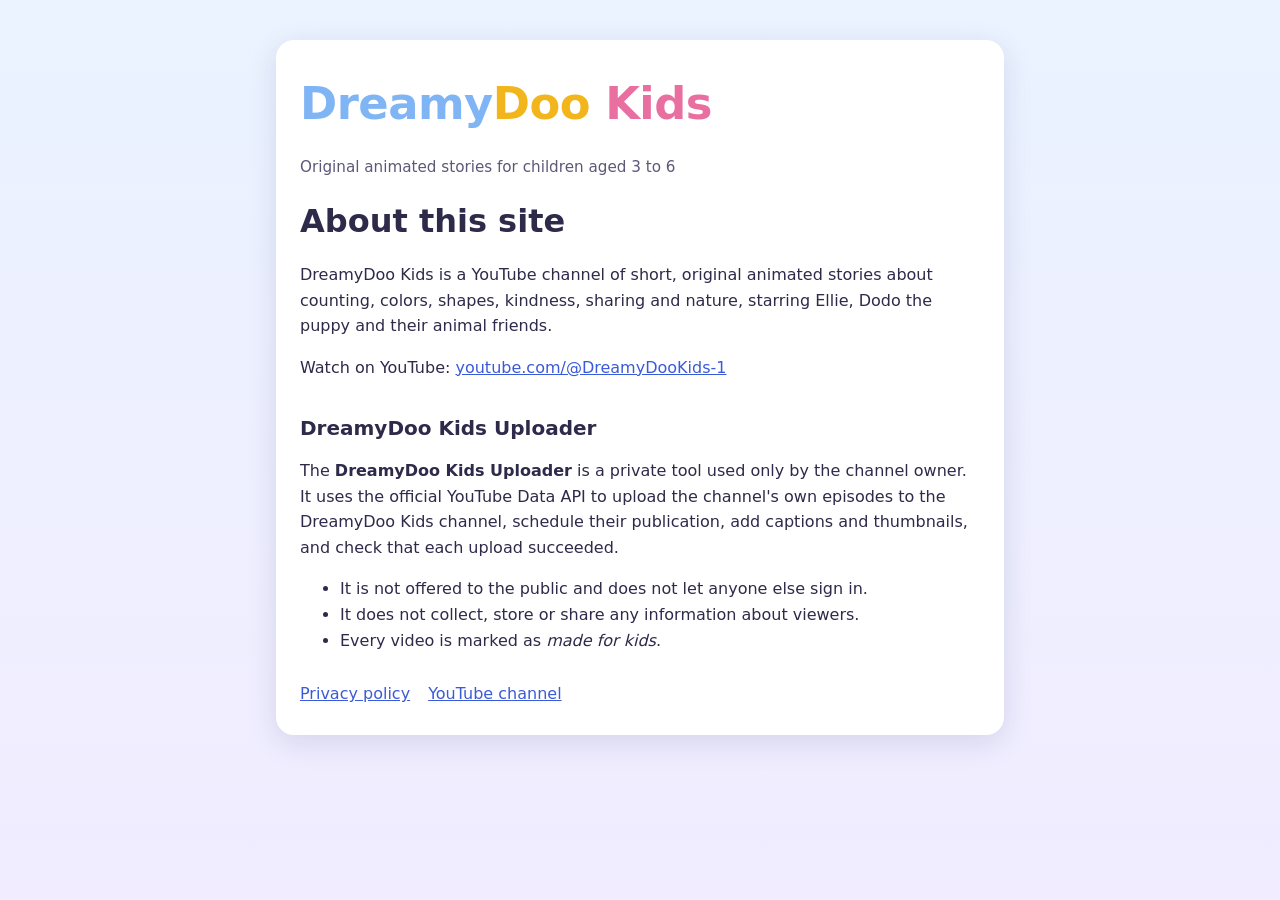
<file: index.html>
<!doctype html>
<html lang="en">
<head>
  <meta charset="utf-8">
  <meta name="viewport" content="width=device-width, initial-scale=1">
  <title>DreamyDoo Kids</title>
  <meta name="description" content="DreamyDoo Kids makes original animated stories for young children. This page describes the DreamyDoo Kids Uploader, the channel's private publishing tool.">
  <link rel="stylesheet" href="style.css">
</head>
<body>
<main>
  <div class="card">
    <p class="brand"><span class="dreamy">Dreamy</span><span class="doo">Doo</span> <span class="kids">Kids</span></p>
    <p class="muted">Original animated stories for children aged 3 to 6</p>

    <h1>About this site</h1>
    <p>
      DreamyDoo Kids is a YouTube channel of short, original animated stories about counting, colors,
      shapes, kindness, sharing and nature, starring Ellie, Dodo the puppy and their animal friends.
    </p>
    <p>
      Watch on YouTube: <a href="https://www.youtube.com/@DreamyDooKids-1">youtube.com/@DreamyDooKids-1</a>
    </p>

    <h2>DreamyDoo Kids Uploader</h2>
    <p>
      The <strong>DreamyDoo Kids Uploader</strong> is a private tool used only by the channel owner. It uses the
      official YouTube Data API to upload the channel's own episodes to the DreamyDoo Kids channel, schedule
      their publication, add captions and thumbnails, and check that each upload succeeded.
    </p>
    <ul>
      <li>It is not offered to the public and does not let anyone else sign in.</li>
      <li>It does not collect, store or share any information about viewers.</li>
      <li>Every video is marked as <em>made for kids</em>.</li>
    </ul>

    <nav>
      <a href="privacy.html">Privacy policy</a>
      <a href="https://www.youtube.com/@DreamyDooKids-1">YouTube channel</a>
    </nav>
  </div>
</main>
</body>
</html>
</file>
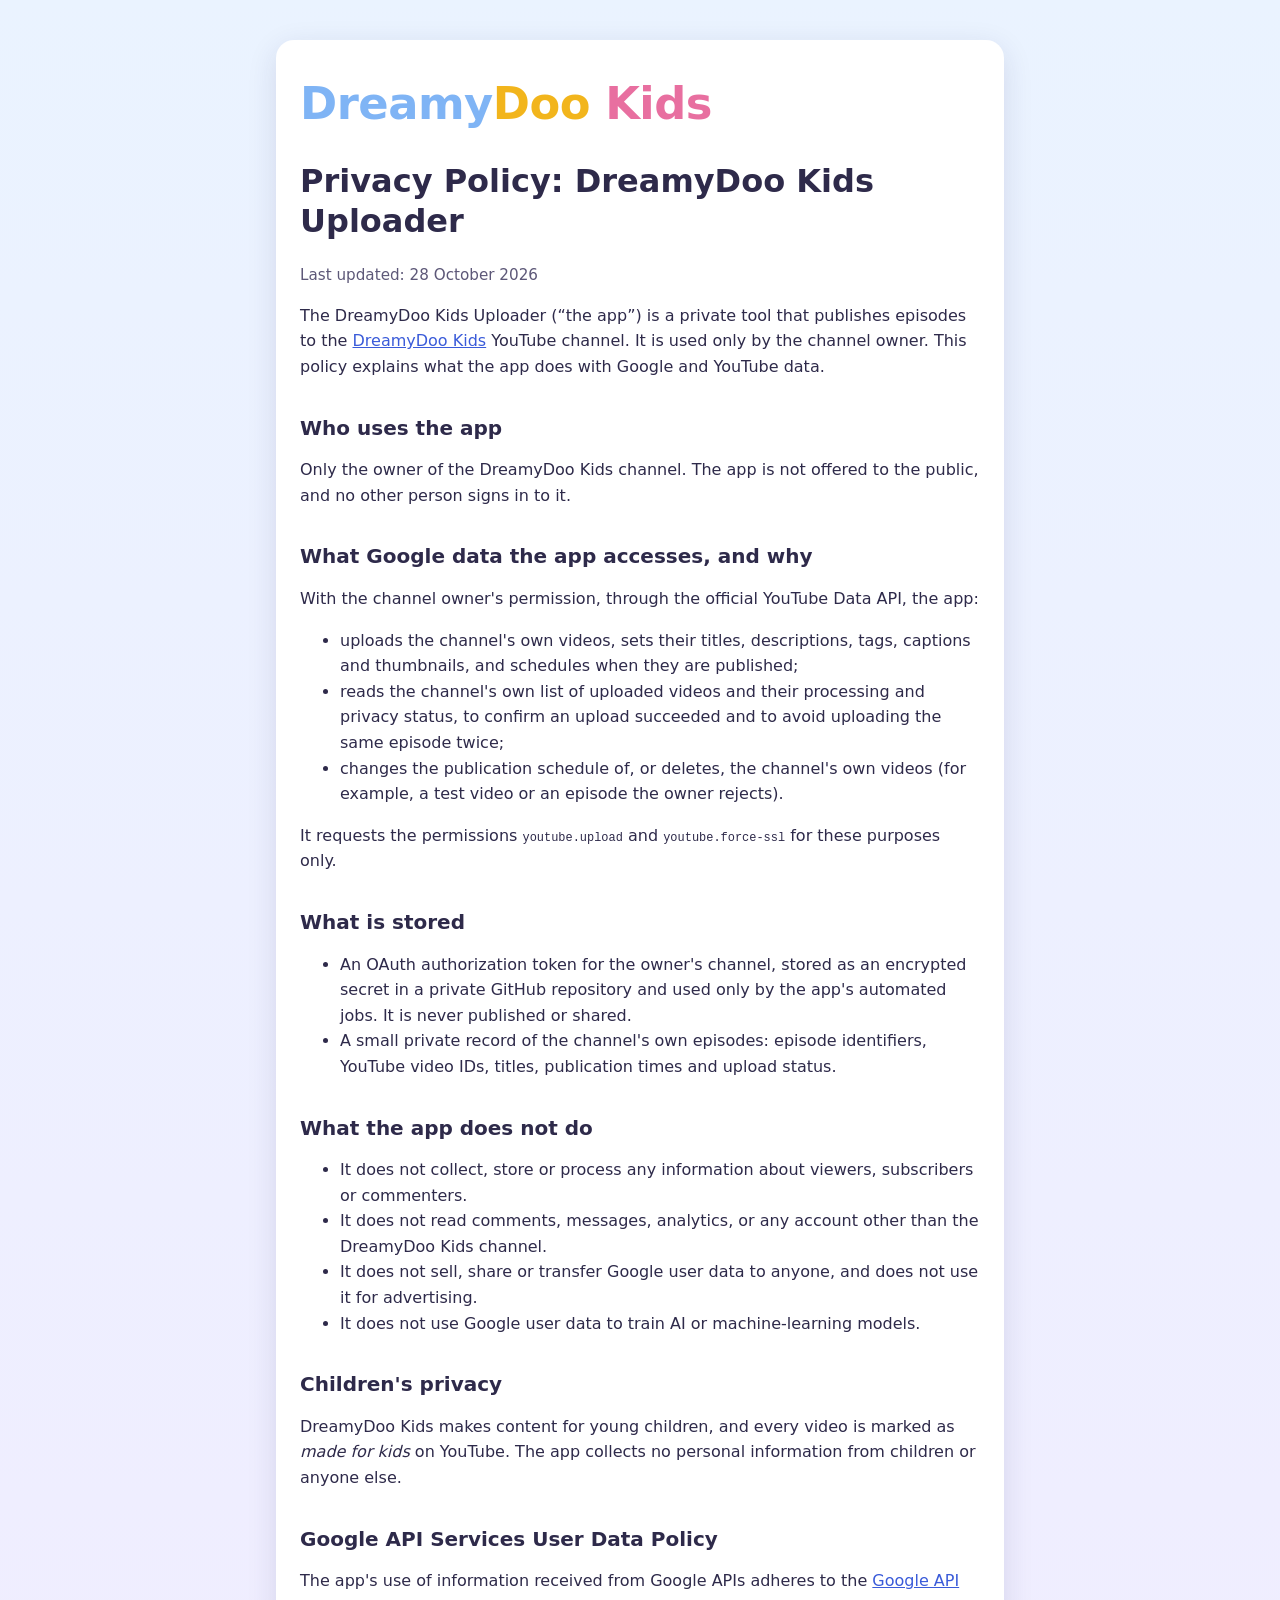
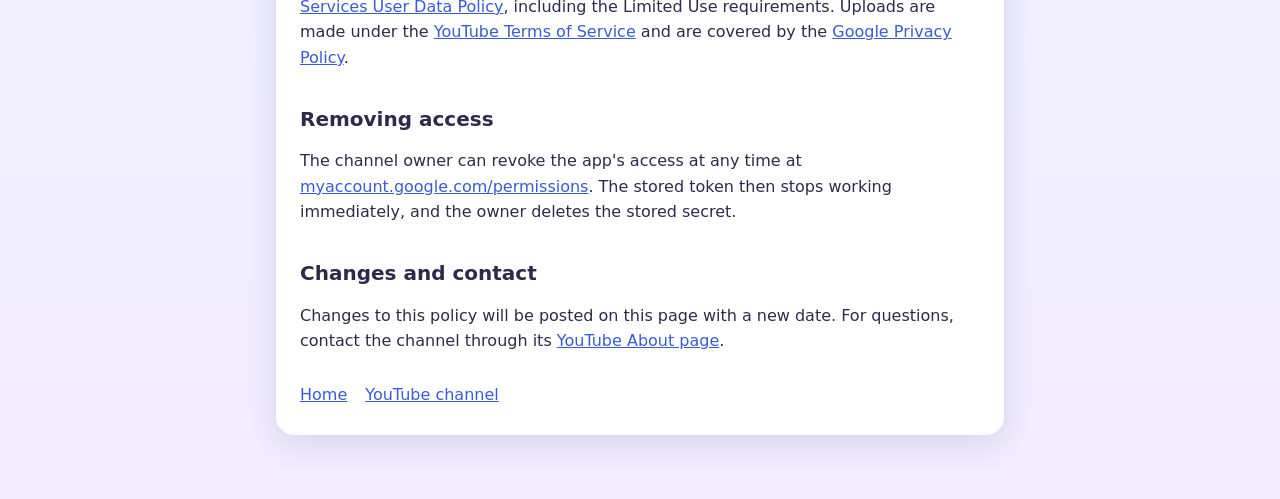
<file: privacy.html>
<!doctype html>
<html lang="en">
<head>
  <meta charset="utf-8">
  <meta name="viewport" content="width=device-width, initial-scale=1">
  <title>Privacy Policy</title>
  <meta name="description" content="Privacy policy for the DreamyDoo Kids Uploader, the private publishing tool of the DreamyDoo Kids YouTube channel.">
  <link rel="stylesheet" href="style.css">
</head>
<body>
<main>
  <div class="card">
    <p class="brand"><span class="dreamy">Dreamy</span><span class="doo">Doo</span> <span class="kids">Kids</span></p>
    <h1>Privacy Policy: DreamyDoo Kids Uploader</h1>
    <p class="muted">Last updated: 28 October 2026</p>

    <p>
      The DreamyDoo Kids Uploader (“the app”) is a private tool that publishes episodes to the
      <a href="https://www.youtube.com/@DreamyDooKids-1">DreamyDoo Kids</a> YouTube channel. It is used only by
      the channel owner. This policy explains what the app does with Google and YouTube data.
    </p>

    <h2>Who uses the app</h2>
    <p>
      Only the owner of the DreamyDoo Kids channel. The app is not offered to the public, and no other person
      signs in to it.
    </p>

    <h2>What Google data the app accesses, and why</h2>
    <p>With the channel owner's permission, through the official YouTube Data API, the app:</p>
    <ul>
      <li>uploads the channel's own videos, sets their titles, descriptions, tags, captions and thumbnails, and
        schedules when they are published;</li>
      <li>reads the channel's own list of uploaded videos and their processing and privacy status, to confirm an
        upload succeeded and to avoid uploading the same episode twice;</li>
      <li>changes the publication schedule of, or deletes, the channel's own videos (for example, a test video
        or an episode the owner rejects).</li>
    </ul>
    <p>
      It requests the permissions <code>youtube.upload</code> and <code>youtube.force-ssl</code> for these
      purposes only.
    </p>

    <h2>What is stored</h2>
    <ul>
      <li>An OAuth authorization token for the owner's channel, stored as an encrypted secret in a private
        GitHub repository and used only by the app's automated jobs. It is never published or shared.</li>
      <li>A small private record of the channel's own episodes: episode identifiers, YouTube video IDs, titles,
        publication times and upload status.</li>
    </ul>

    <h2>What the app does not do</h2>
    <ul>
      <li>It does not collect, store or process any information about viewers, subscribers or commenters.</li>
      <li>It does not read comments, messages, analytics, or any account other than the DreamyDoo Kids channel.</li>
      <li>It does not sell, share or transfer Google user data to anyone, and does not use it for advertising.</li>
      <li>It does not use Google user data to train AI or machine-learning models.</li>
    </ul>

    <h2>Children's privacy</h2>
    <p>
      DreamyDoo Kids makes content for young children, and every video is marked as <em>made for kids</em> on
      YouTube. The app collects no personal information from children or anyone else.
    </p>

    <h2>Google API Services User Data Policy</h2>
    <p>
      The app's use of information received from Google APIs adheres to the
      <a href="https://developers.google.com/terms/api-services-user-data-policy">Google API Services User Data Policy</a>,
      including the Limited Use requirements. Uploads are made under the
      <a href="https://www.youtube.com/t/terms">YouTube Terms of Service</a> and are covered by the
      <a href="https://policies.google.com/privacy">Google Privacy Policy</a>.
    </p>

    <h2>Removing access</h2>
    <p>
      The channel owner can revoke the app's access at any time at
      <a href="https://myaccount.google.com/permissions">myaccount.google.com/permissions</a>. The stored token
      then stops working immediately, and the owner deletes the stored secret.
    </p>

    <h2>Changes and contact</h2>
    <p>
      Changes to this policy will be posted on this page with a new date. For questions, contact the channel
      through its <a href="https://www.youtube.com/@DreamyDooKids-1/about">YouTube About page</a>.
    </p>

    <nav>
      <a href="index.html">Home</a>
      <a href="https://www.youtube.com/@DreamyDooKids-1">YouTube channel</a>
    </nav>
  </div>
</main>
</body>
</html>
</file>
<file: style.css>
:root {
  --navy: #23245c;
  --ink: #2e2a4a;
  --muted: #5d5878;
  --sky: #eaf3ff;
  --lavender: #f1ecff;
  --yellow: #ffd65c;
  --card: #ffffff;
  --link: #3a5bd9;
}
@media (prefers-color-scheme: dark) {
  :root {
    --ink: #ecebf7;
    --muted: #b9b5d3;
    --sky: #1c1d45;
    --lavender: #262252;
    --card: #2b2860;
    --link: #a9bcff;
  }
}
* { box-sizing: border-box; }
body {
  margin: 0;
  font-family: system-ui, -apple-system, "Segoe UI", Roboto, sans-serif;
  line-height: 1.6;
  color: var(--ink);
  background: linear-gradient(180deg, var(--sky), var(--lavender));
  min-height: 100vh;
}
main { max-width: 760px; margin: 0 auto; padding: 40px 16px 64px; }
.card { background: var(--card); border-radius: 18px; padding: 28px 24px; box-shadow: 0 8px 30px rgba(35, 36, 92, 0.12); }
.brand { font-weight: 800; font-size: clamp(2rem, 6vw, 2.8rem); letter-spacing: -0.5px; margin: 0 0 4px; }
.brand .dreamy { color: #7fb4f5; }
.brand .doo { color: #f2b51c; }
.brand .kids { color: #e86fa0; }
h1, h2 { line-height: 1.25; }
h2 { margin-top: 1.8em; font-size: 1.25rem; }
p, li { color: var(--ink); }
.muted { color: var(--muted); font-size: 0.95rem; }
a { color: var(--link); }
nav { margin-top: 28px; display: flex; gap: 18px; flex-wrap: wrap; }
code { font-size: 0.92em; }
</file>
